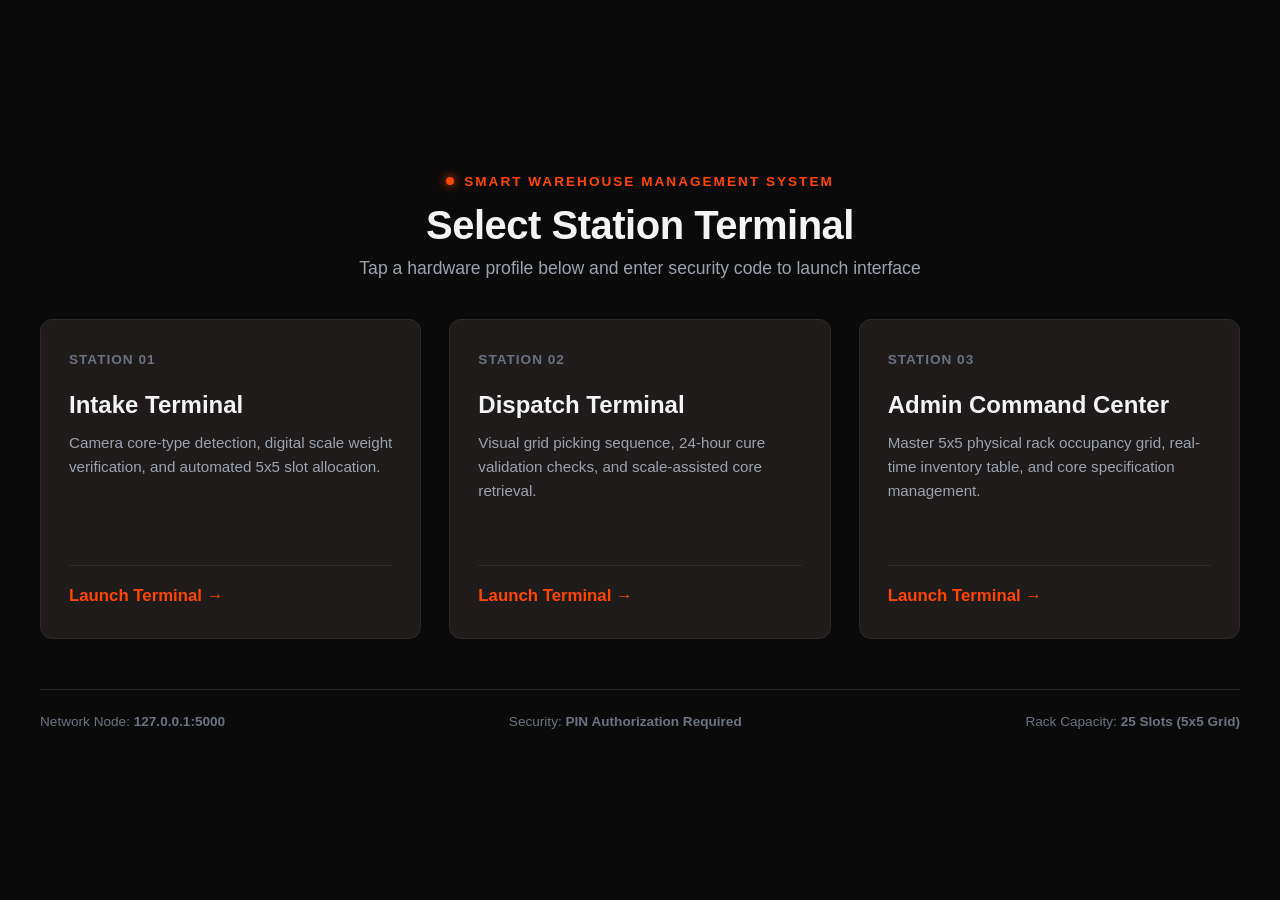
<file: templates/index.html>
<!DOCTYPE html>
<html lang="en">
<head>
    <meta charset="UTF-8">
    <meta name="viewport" content="width=device-width, initial-scale=1.0, maximum-scale=1.0, user-scalable=no">
    <title>Smart Warehouse Management System</title>
    <link rel="stylesheet" href="/static/style.css">
</head>
<body class="portal-body">

    <div class="portal-wrapper">
        <!-- Gateway Header -->
        <header class="portal-header">
            <div class="portal-sys-tag">
                <span class="status-dot"></span> SMART WAREHOUSE MANAGEMENT SYSTEM
            </div>
            <h1 class="portal-title">Select Station Terminal</h1>
            <p class="portal-subtitle">Tap a hardware profile below and enter security code to launch interface</p>
        </header>

        <!-- Terminal Selector Cards -->
        <div class="portal-grid">
            
            <!-- Intake Terminal -->
            <div class="card station-card" onclick="openPinModal('/intake', 'Intake Terminal')">
                <div class="card-top">
                    <span class="terminal-badge">STATION 01</span>
                </div>
                
                <h2 class="card-title">Intake Terminal</h2>
                <p class="card-desc">
                    Camera core-type detection, digital scale weight verification, and automated 5x5 slot allocation.
                </p>
                
                <div class="card-footer">
                    <span class="action-text">Launch Terminal &rarr;</span>
                </div>
            </div>

            <!-- Dispatch Terminal -->
            <div class="card station-card" onclick="openPinModal('/dispatch', 'Dispatch Terminal')">
                <div class="card-top">
                    <span class="terminal-badge">STATION 02</span>
                </div>
                
                <h2 class="card-title">Dispatch Terminal</h2>
                <p class="card-desc">
                    Visual grid picking sequence, 24-hour cure validation checks, and scale-assisted core retrieval.
                </p>
                
                <div class="card-footer">
                    <span class="action-text">Launch Terminal &rarr;</span>
                </div>
            </div>

            <!-- Admin Command -->
            <div class="card station-card" onclick="openPinModal('/admin', 'Admin Command Center')">
                <div class="card-top">
                    <span class="terminal-badge">STATION 03</span>
                </div>
                
                <h2 class="card-title">Admin Command Center</h2>
                <p class="card-desc">
                    Master 5x5 physical rack occupancy grid, real-time inventory table, and core specification management.
                </p>
                
                <div class="card-footer">
                    <span class="action-text">Launch Terminal &rarr;</span>
                </div>
            </div>

        </div>

        <!-- System Footer Info -->
        <footer class="portal-footer">
            <div>Network Node: <strong>127.0.0.1:5000</strong></div>
            <div>Security: <strong>PIN Authorization Required</strong></div>
            <div>Rack Capacity: <strong>25 Slots (5x5 Grid)</strong></div>
        </footer>
    </div>

    <!-- Security Passcode Modal -->
    <div id="pin-modal" class="modal-backdrop">
        <div class="pin-modal-card">
            <div class="modal-header">
                <span class="section-label">Terminal Security Check</span>
                <button class="close-btn" onclick="closePinModal()">&times;</button>
            </div>
            
            <h3 id="modal-target-title" class="modal-title">Authorize Access</h3>
            <p class="modal-subtitle">Enter 4-digit security code to initialize terminal</p>

            <div class="pin-display">
                <span class="pin-dot"></span>
                <span class="pin-dot"></span>
                <span class="pin-dot"></span>
                <span class="pin-dot"></span>
            </div>
            
            <div id="pin-error" class="pin-error-text">Incorrect Security Code</div>

            <div class="pin-pad">
                <button class="pin-key" onclick="pressPin('1')">1</button>
                <button class="pin-key" onclick="pressPin('2')">2</button>
                <button class="pin-key" onclick="pressPin('3')">3</button>
                <button class="pin-key" onclick="pressPin('4')">4</button>
                <button class="pin-key" onclick="pressPin('5')">5</button>
                <button class="pin-key" onclick="pressPin('6')">6</button>
                <button class="pin-key" onclick="pressPin('7')">7</button>
                <button class="pin-key" onclick="pressPin('8')">8</button>
                <button class="pin-key" onclick="pressPin('9')">9</button>
                <button class="pin-key action" onclick="clearPin()">C</button>
                <button class="pin-key" onclick="pressPin('0')">0</button>
                <button class="pin-key action submit" onclick="submitPin()">&check;</button>
            </div>
            <div class="demo-hint">Demo Security Code: <strong>1234</strong></div>
        </div>
    </div>

    <script>
        let enteredPin = "";
        let targetUrl = "";
        const DEFAULT_PIN = "1234";

        function openPinModal(url, title) {
            targetUrl = url;
            document.getElementById('modal-target-title').textContent = title;
            document.getElementById('pin-modal').classList.add('active');
            clearPin();
        }

        function closePinModal() {
            document.getElementById('pin-modal').classList.remove('active');
            clearPin();
        }

        function pressPin(num) {
            if (enteredPin.length < 4) {
                enteredPin += num;
                updatePinDots();
            }
            if (enteredPin.length === 4) {
                setTimeout(submitPin, 150);
            }
        }

        function clearPin() {
            enteredPin = "";
            document.getElementById('pin-error').style.display = 'none';
            updatePinDots();
        }

        function updatePinDots() {
            const dots = document.querySelectorAll('.pin-dot');
            dots.forEach((dot, idx) => {
                if (idx < enteredPin.length) {
                    dot.classList.add('filled');
                } else {
                    dot.classList.remove('filled');
                }
            });
        }

        function submitPin() {
            if (enteredPin === DEFAULT_PIN) {
                window.location.href = targetUrl;
            } else {
                document.getElementById('pin-error').style.display = 'block';
                const dots = document.querySelectorAll('.pin-dot');
                dots.forEach(dot => dot.classList.add('error'));
                setTimeout(() => {
                    clearPin();
                    dots.forEach(dot => dot.classList.remove('error'));
                }, 600);
            }
        }
    </script>
</body>
</html>
</file>
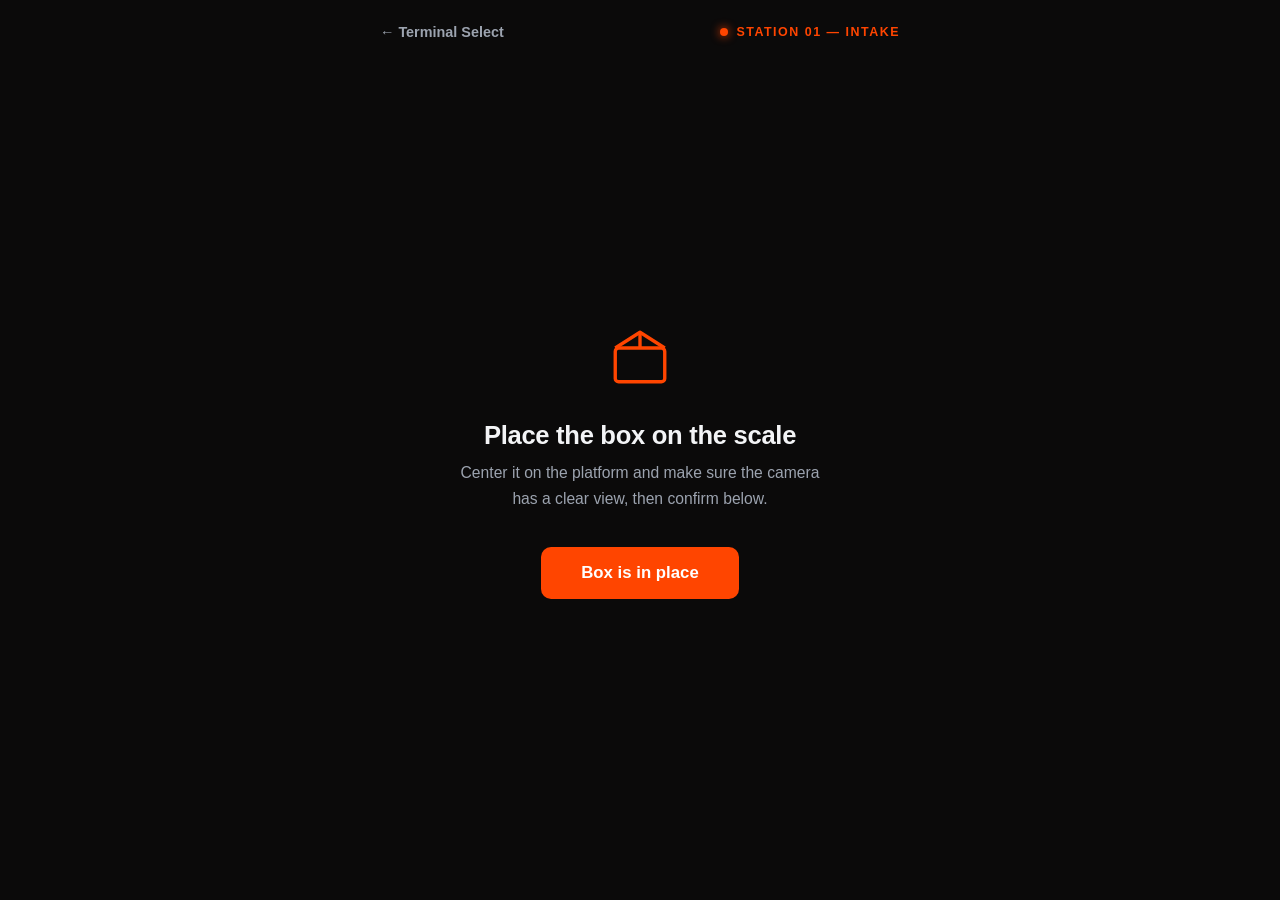
<file: templates/intake.html>
<!DOCTYPE html>
<html lang="en">
<head>
    <meta charset="UTF-8">
    <meta name="viewport" content="width=device-width, initial-scale=1.0, maximum-scale=1.0, user-scalable=no">
    <title>Intake Terminal — Smart Warehouse</title>
    <link rel="stylesheet" href="/static/style.css">
</head>
<body class="terminal-body">

    <div class="terminal-wrapper">

        <header class="terminal-header">
            <a href="/" class="back-link">&larr; Terminal Select</a>
            <div class="terminal-tag"><span class="status-dot"></span> STATION 01 — INTAKE</div>
        </header>

        <main class="intake-stage">

            <!-- STATE 1: idle, waiting for box -->
            <section id="state-idle" class="stage-panel is-active">
                <div class="stage-icon">
                    <svg viewBox="0 0 64 64" fill="none" xmlns="http://www.w3.org/2000/svg">
                        <rect x="10" y="24" width="44" height="30" rx="3" stroke="currentColor" stroke-width="3"/>
                        <path d="M10 24 L32 10 L54 24" stroke="currentColor" stroke-width="3" stroke-linejoin="round"/>
                        <line x1="32" y1="10" x2="32" y2="24" stroke="currentColor" stroke-width="3"/>
                    </svg>
                </div>
                <h1 class="stage-title">Place the box on the scale</h1>
                <p class="stage-desc">Center it on the platform and make sure the camera has a clear view, then confirm below.</p>
                <button id="btn-start" class="btn-primary btn-lg">Box is in place</button>
            </section>

            <!-- STATE 2: scanning / countdown -->
            <section id="state-scan" class="stage-panel">
                <div class="ring-wrap" id="ring-wrap">
                    <svg class="ring-svg" viewBox="0 0 200 200">
                        <circle class="ring-track" cx="100" cy="100" r="90"/>
                        <circle id="ring-progress" class="ring-progress" cx="100" cy="100" r="90"/>
                    </svg>
                    <div class="ring-center">
                        <span id="countdown-num">8</span>
                        <span class="ring-label">sec to auto-stock</span>
                    </div>
                </div>

                <div class="detect-card">
                    <div class="detect-row">
                        <span class="detect-label">Detected type</span>
                        <strong id="detect-type" class="detect-value">Scanning…</strong>
                    </div>
                    <div class="detect-row">
                        <span class="detect-label">Pieces counted</span>
                        <strong id="detect-qty" class="detect-value">—</strong>
                    </div>
                </div>

                <div class="stage-actions">
                    <button id="btn-report" class="btn-outline-error">Report a problem</button>
                    <button id="btn-confirm" class="btn-primary">Stock now</button>
                </div>
            </section>

            <!-- STATE 3: success -->
            <section id="state-success" class="stage-panel">
                <div class="success-icon">
                    <svg viewBox="0 0 64 64" fill="none" xmlns="http://www.w3.org/2000/svg">
                        <circle cx="32" cy="32" r="28" stroke="currentColor" stroke-width="3"/>
                        <path d="M20 33 L28 41 L45 24" stroke="currentColor" stroke-width="3.5" stroke-linecap="round" stroke-linejoin="round"/>
                    </svg>
                </div>
                <h1 class="stage-title">Box stocked</h1>
                <p class="stage-desc">Assigned to slot <strong id="success-slot">R- : C-</strong> · box <strong id="success-box">#-</strong></p>
                <button id="btn-new" class="btn-primary btn-lg">Scan next box</button>
            </section>

            <!-- STATE 4: report a problem -->
            <section id="state-problem" class="stage-panel">
                <h1 class="stage-title">What went wrong?</h1>
                <p class="stage-desc">Pick the closest match so we can flag this box for review.</p>
                <div class="problem-grid">
                    <button class="problem-choice" data-reason="Wrong type detected">Wrong type detected</button>
                    <button class="problem-choice" data-reason="Wrong piece count">Wrong piece count</button>
                    <button class="problem-choice" data-reason="Damaged box">Damaged box</button>
                    <button class="problem-choice" data-reason="Other">Other</button>
                </div>
                <button id="btn-cancel-report" class="btn-ghost">Back to scan</button>
            </section>

        </main>

        <div id="toast" class="toast"></div>

    </div>

    <script src="/static/intake.js"></script>
</body>
</html>
</file>
<file: static/style.css>
:root {
  --bg-main: #111010;
  --bg-sidebar: #171514;
  --bg-card: #1e1b1a;
  --bg-hover: #282422;
  --border-color: #2e2a28;
  --border-light: #3d3734;
  
  --text-primary: #f3f4f6;
  --text-secondary: #9ca3af;
  --text-muted: #6b7280;

  --accent-orange: #ff4500;
  --accent-orange-hover: #e03e00;
  
  --status-ready: #10b981;
  --status-ready-bg: rgba(16, 185, 129, 0.15);
  --status-drying: #f59e0b;
  --status-drying-bg: rgba(245, 158, 11, 0.15);
  --status-error: #f43f5e;
  --status-error-bg: rgba(244, 63, 94, 0.15);

  --sidebar-width: 260px;
}

* {
  box-sizing: border-box;
  margin: 0;
  padding: 0;
  font-family: -apple-system, BlinkMacSystemFont, "Segoe UI", Roboto, Helvetica, Arial, sans-serif;
  -webkit-tap-highlight-color: transparent;
}

body {
  background-color: var(--bg-main);
  color: var(--text-primary);
  min-height: 100vh;
  font-size: 1rem;
}

/* Tablet & Touch Layout */
.portal-body {
  display: flex;
  justify-content: center;
  align-items: center;
  background-color: #0b0a0a;
  min-height: 100vh;
  padding: 24px;
}

.portal-wrapper {
  max-width: 1200px;
  width: 100%;
  margin: 0 auto;
}

.portal-header {
  text-align: center;
  margin-bottom: 40px;
}

.portal-sys-tag {
  font-size: 0.85rem;
  font-weight: 800;
  color: var(--accent-orange);
  letter-spacing: 2px;
  text-transform: uppercase;
  margin-bottom: 14px;
  display: inline-flex;
  align-items: center;
  gap: 10px;
}

.status-dot {
  width: 8px;
  height: 8px;
  border-radius: 50%;
  background: var(--accent-orange);
  box-shadow: 0 0 10px var(--accent-orange);
}

.portal-title {
  font-size: 2.5rem;
  font-weight: 900;
  letter-spacing: -0.5px;
  margin-bottom: 10px;
  color: var(--text-primary);
}

.portal-subtitle {
  color: var(--text-secondary);
  font-size: 1.1rem;
}

/* Scaled Grid for Tablets */
.portal-grid {
  display: grid;
  grid-template-columns: repeat(3, 1fr);
  gap: 28px;
}

@media (max-width: 900px) {
  .portal-grid {
    grid-template-columns: 1fr;
  }
  .portal-title {
    font-size: 2rem;
  }
}

/* Station Cards */
.card {
  background: var(--bg-card);
  border: 1px solid var(--border-color);
  border-radius: 12px;
  padding: 32px 28px;
}

.station-card {
  display: flex;
  flex-direction: column;
  height: 100%;
  min-height: 320px;
  cursor: pointer;
  user-select: none;
  transition: border-color 0.2s ease, transform 0.2s ease, background 0.2s ease, box-shadow 0.2s ease;
}

.station-card:hover, .station-card:active {
  border-color: var(--accent-orange);
  background: var(--bg-hover);
  transform: translateY(-3px);
  box-shadow: 0 12px 24px rgba(0,0,0,0.4);
}

.card-top {
  display: flex;
  justify-content: flex-start;
  align-items: center;
  margin-bottom: 24px;
}

.terminal-badge {
  font-size: 0.85rem;
  font-weight: 800;
  color: var(--text-muted);
  letter-spacing: 1px;
  text-transform: uppercase;
}

.card-title {
  font-size: 1.5rem;
  font-weight: 800;
  margin-bottom: 12px;
  color: var(--text-primary);
}

.card-desc {
  color: var(--text-secondary);
  font-size: 0.95rem;
  line-height: 1.6;
  margin-bottom: 36px;
  flex-grow: 1;
}

/* Card Footer - Bottom Left Action Text */
.card-footer {
  display: flex;
  justify-content: flex-start;
  align-items: center;
  border-top: 1px solid var(--border-color);
  padding-top: 20px;
}

.action-text {
  font-size: 1.05rem;
  font-weight: 800;
  color: var(--accent-orange);
  display: inline-flex;
  align-items: center;
  gap: 8px;
  transition: transform 0.2s ease;
}

.station-card:hover .action-text {
  transform: translateX(6px);
}

.portal-footer {
  margin-top: 50px;
  padding-top: 24px;
  border-top: 1px solid var(--border-color);
  display: flex;
  justify-content: space-between;
  font-size: 0.85rem;
  color: var(--text-muted);
}

/* Security PIN Modal */
.modal-backdrop {
  position: fixed;
  top: 0;
  left: 0;
  width: 100vw;
  height: 100vh;
  background: rgba(0, 0, 0, 0.85);
  backdrop-filter: blur(8px);
  display: flex;
  justify-content: center;
  align-items: center;
  opacity: 0;
  pointer-events: none;
  transition: opacity 0.25s ease;
  z-index: 2000;
}

.modal-backdrop.active {
  opacity: 1;
  pointer-events: auto;
}

.pin-modal-card {
  background: var(--bg-card);
  border: 1px solid var(--border-light);
  border-radius: 16px;
  padding: 32px;
  width: 100%;
  max-width: 380px;
  box-shadow: 0 20px 50px rgba(0,0,0,0.8);
  text-align: center;
}

.modal-header {
  display: flex;
  justify-content: space-between;
  align-items: center;
  margin-bottom: 12px;
}

.section-label {
  font-size: 0.75rem;
  font-weight: 800;
  color: var(--accent-orange);
  text-transform: uppercase;
  letter-spacing: 1px;
}

.close-btn {
  background: none;
  border: none;
  color: var(--text-muted);
  font-size: 1.8rem;
  cursor: pointer;
  line-height: 1;
}

.close-btn:hover { color: var(--text-primary); }

.modal-title {
  font-size: 1.3rem;
  font-weight: 800;
  margin-bottom: 6px;
}

.modal-subtitle {
  font-size: 0.85rem;
  color: var(--text-secondary);
  margin-bottom: 24px;
}

/* PIN Indicator Dots */
.pin-display {
  display: flex;
  justify-content: center;
  gap: 16px;
  margin-bottom: 16px;
}

.pin-dot {
  width: 16px;
  height: 16px;
  border-radius: 50%;
  border: 2px solid var(--border-light);
  transition: background 0.15s ease, border-color 0.15s ease, transform 0.15s ease;
}

.pin-dot.filled {
  background: var(--accent-orange);
  border-color: var(--accent-orange);
  transform: scale(1.1);
}

.pin-dot.error {
  background: var(--status-error);
  border-color: var(--status-error);
}

.pin-error-text {
  font-size: 0.8rem;
  font-weight: 700;
  color: var(--status-error);
  height: 20px;
  margin-bottom: 12px;
  display: none;
}

/* Numeric Keypad */
.pin-pad {
  display: grid;
  grid-template-columns: repeat(3, 1fr);
  gap: 12px;
  margin-bottom: 20px;
}

.pin-key {
  background: var(--bg-main);
  border: 1px solid var(--border-color);
  color: var(--text-primary);
  font-size: 1.4rem;
  font-weight: 700;
  padding: 16px;
  border-radius: 10px;
  cursor: pointer;
  user-select: none;
  transition: background 0.1s ease, border-color 0.1s ease;
}

.pin-key:active {
  background: var(--bg-hover);
  border-color: var(--accent-orange);
}

.pin-key.action {
  font-size: 1.1rem;
  color: var(--text-secondary);
}

.pin-key.submit {
  color: var(--status-ready);
}

.demo-hint {
  font-size: 0.75rem;
  color: var(--text-muted);
}
/* ─── Intake Terminal ─────────────────────────────────────────────── */

.terminal-body {
  background-color: #0b0a0a;
  min-height: 100vh;
}

.terminal-wrapper {
  max-width: 560px;
  margin: 0 auto;
  padding: 24px 20px 60px;
  min-height: 100vh;
  display: flex;
  flex-direction: column;
}

.terminal-header {
  display: flex;
  justify-content: space-between;
  align-items: center;
  margin-bottom: 40px;
}

.back-link {
  color: var(--text-secondary);
  text-decoration: none;
  font-size: 0.9rem;
  font-weight: 600;
  transition: color 0.15s ease;
}

.back-link:hover { color: var(--text-primary); }

.terminal-tag {
  font-size: 0.78rem;
  font-weight: 800;
  color: var(--accent-orange);
  letter-spacing: 1.5px;
  display: inline-flex;
  align-items: center;
  gap: 8px;
}

.intake-stage {
  flex: 1;
  display: flex;
  align-items: center;
  justify-content: center;
}

.stage-panel {
  display: none;
  flex-direction: column;
  align-items: center;
  text-align: center;
  width: 100%;
}

.stage-panel.is-active {
  display: flex;
  animation: stage-in 0.35s ease;
}

@keyframes stage-in {
  from { opacity: 0; transform: translateY(8px); }
  to { opacity: 1; transform: translateY(0); }
}

.stage-icon {
  width: 72px;
  height: 72px;
  color: var(--accent-orange);
  margin-bottom: 28px;
}

.stage-title {
  font-size: 1.6rem;
  font-weight: 800;
  color: var(--text-primary);
  margin-bottom: 10px;
  letter-spacing: -0.3px;
}

.stage-desc {
  color: var(--text-secondary);
  font-size: 0.98rem;
  line-height: 1.6;
  max-width: 380px;
  margin-bottom: 36px;
}

/* Buttons */
.btn-primary, .btn-outline-error, .btn-ghost {
  border: none;
  border-radius: 10px;
  font-weight: 800;
  cursor: pointer;
  font-size: 0.95rem;
  padding: 14px 26px;
  transition: transform 0.15s ease, background 0.15s ease, border-color 0.15s ease;
}

.btn-primary {
  background: var(--accent-orange);
  color: #fff;
}

.btn-primary:hover { background: var(--accent-orange-hover); }
.btn-primary:active { transform: scale(0.97); }

.btn-lg { padding: 16px 40px; font-size: 1.05rem; }

.btn-outline-error {
  background: transparent;
  color: var(--status-error);
  border: 1.5px solid var(--status-error);
}

.btn-outline-error:hover { background: var(--status-error-bg); }

.btn-ghost {
  background: transparent;
  color: var(--text-muted);
  margin-top: 24px;
}

.btn-ghost:hover { color: var(--text-primary); }

.stage-actions {
  display: flex;
  gap: 14px;
}

/* Countdown ring */
.ring-wrap {
  position: relative;
  width: 200px;
  height: 200px;
  margin-bottom: 32px;
}

.ring-svg {
  width: 100%;
  height: 100%;
  transform: rotate(-90deg);
}

.ring-track {
  fill: none;
  stroke: var(--border-color);
  stroke-width: 8;
}

.ring-progress {
  fill: none;
  stroke: var(--accent-orange);
  stroke-width: 8;
  stroke-linecap: round;
}

.ring-wrap.is-urgent .ring-progress { stroke: var(--status-error); }

.ring-center {
  position: absolute;
  inset: 0;
  display: flex;
  flex-direction: column;
  align-items: center;
  justify-content: center;
}

#countdown-num {
  font-size: 2.6rem;
  font-weight: 900;
  color: var(--text-primary);
  line-height: 1;
}

.ring-label {
  font-size: 0.75rem;
  color: var(--text-muted);
  margin-top: 6px;
}

/* Detection card */
.detect-card {
  width: 100%;
  background: var(--bg-card);
  border: 1px solid var(--border-color);
  border-radius: 12px;
  padding: 18px 22px;
  margin-bottom: 28px;
}

.detect-row {
  display: flex;
  justify-content: space-between;
  align-items: center;
  padding: 8px 0;
}

.detect-row + .detect-row { border-top: 1px solid var(--border-color); }

.detect-label {
  color: var(--text-secondary);
  font-size: 0.9rem;
}

.detect-value {
  color: var(--text-primary);
  font-size: 1.05rem;
}

/* Success */
.success-icon {
  width: 72px;
  height: 72px;
  color: var(--status-ready);
  margin-bottom: 24px;
}

/* Problem picker */
.problem-grid {
  display: grid;
  grid-template-columns: 1fr 1fr;
  gap: 12px;
  width: 100%;
  margin-bottom: 8px;
}

.problem-choice {
  background: var(--bg-card);
  border: 1px solid var(--border-color);
  color: var(--text-primary);
  border-radius: 10px;
  padding: 18px 14px;
  font-weight: 700;
  font-size: 0.92rem;
  cursor: pointer;
  transition: border-color 0.15s ease, background 0.15s ease;
}

.problem-choice:hover {
  border-color: var(--status-error);
  background: var(--status-error-bg);
}

/* Toast */
.toast {
  position: fixed;
  bottom: 28px;
  left: 50%;
  transform: translateX(-50%) translateY(20px);
  background: var(--bg-card);
  border: 1px solid var(--border-light);
  color: var(--text-primary);
  padding: 12px 20px;
  border-radius: 10px;
  font-size: 0.9rem;
  font-weight: 600;
  opacity: 0;
  pointer-events: none;
  transition: opacity 0.2s ease, transform 0.2s ease;
  box-shadow: 0 10px 30px rgba(0,0,0,0.5);
}

.toast.is-visible {
  opacity: 1;
  transform: translateX(-50%) translateY(0);
}

.toast.toast-error {
  border-color: var(--status-error);
  color: var(--status-error);
}

/* ─── Dispatch Terminal (append to style.css) ────────────────────── */

.dispatch-wrapper {
  max-width: 1100px;
  margin: 0 auto;
  padding: 24px 20px 40px;
  min-height: 100vh;
  display: flex;
  flex-direction: column;
}

.dispatch-layout {
  display: flex;
  gap: 22px;
  flex: 1;
  min-height: 0;
}

/* Left: search + type grid */
.type-panel {
  width: 320px;
  flex-shrink: 0;
  background: var(--bg-card);
  border: 1px solid var(--border-color);
  border-radius: 14px;
  padding: 18px;
  display: flex;
  flex-direction: column;
  gap: 16px;
  max-height: calc(100vh - 110px);
}

.search-bar {
  position: relative;
  display: flex;
  align-items: center;
}

.search-icon {
  position: absolute;
  left: 14px;
  width: 18px;
  height: 18px;
  color: var(--text-muted);
  pointer-events: none;
}

.search-bar input {
  width: 100%;
  background: var(--bg-main);
  border: 1px solid var(--border-color);
  border-radius: 10px;
  padding: 12px 14px 12px 40px;
  color: var(--text-primary);
  font-size: 0.92rem;
}

.search-bar input:focus {
  outline: none;
  border-color: var(--accent-orange);
}

.type-grid {
  display: grid;
  grid-template-columns: 1fr 1fr;
  gap: 10px;
  overflow-y: auto;
  padding-right: 4px;
}

.type-grid-empty {
  grid-column: 1 / -1;
  color: var(--text-muted);
  font-size: 0.85rem;
  text-align: center;
  padding: 24px 0;
}

.type-card {
  background: var(--bg-main);
  border: 1.5px solid var(--border-color);
  border-radius: 12px;
  padding: 14px 10px;
  display: flex;
  flex-direction: column;
  align-items: center;
  gap: 6px;
  cursor: pointer;
  transition: border-color 0.15s ease, background 0.15s ease, transform 0.1s ease;
}

.type-card:hover { border-color: var(--border-light); }

.type-card.is-selected {
  border-color: var(--accent-orange);
  background: rgba(255, 69, 0, 0.08);
}

.type-thumb {
  width: 52px;
  height: 52px;
  border-radius: 50%;
  background: var(--bg-hover);
  border: 1px solid var(--border-light);
  display: flex;
  align-items: center;
  justify-content: center;
  overflow: hidden;
}

.type-thumb img { width: 100%; height: 100%; object-fit: cover; }

.type-thumb-fallback {
  font-weight: 800;
  font-size: 1.1rem;
  color: var(--accent-orange);
}

.type-thumb-lg { width: 64px; height: 64px; flex-shrink: 0; }

.type-name {
  font-size: 0.85rem;
  font-weight: 700;
  color: var(--text-primary);
  text-align: center;
  line-height: 1.25;
}

.type-sub {
  font-size: 0.72rem;
  color: var(--text-muted);
}

/* Right: output panel */
.output-panel {
  flex: 1;
  background: var(--bg-card);
  border: 1px solid var(--border-color);
  border-radius: 14px;
  padding: 36px;
  display: flex;
  flex-direction: column;
  min-width: 0;
}

.panel-state { display: none; flex-direction: column; }
.panel-state.is-active { display: flex; animation: stage-in 0.3s ease; }

.empty-hint {
  margin: auto;
  text-align: center;
  color: var(--text-muted);
}

.empty-hint svg { width: 56px; height: 56px; margin-bottom: 16px; }
.empty-hint p { font-size: 0.95rem; }

.panel-title {
  font-size: 1.3rem;
  font-weight: 800;
  color: var(--text-primary);
  margin-bottom: 4px;
}

.panel-sub {
  color: var(--text-secondary);
  font-size: 0.92rem;
  line-height: 1.55;
  margin-bottom: 24px;
}

.selected-type-header {
  display: flex;
  align-items: center;
  gap: 16px;
  margin-bottom: 28px;
}

.field-label {
  font-size: 0.85rem;
  color: var(--text-secondary);
  font-weight: 600;
  margin-bottom: 10px;
}

.qty-row {
  display: flex;
  align-items: center;
  gap: 12px;
  margin-bottom: 28px;
}

.qty-btn {
  width: 44px;
  height: 44px;
  border-radius: 10px;
  border: 1px solid var(--border-color);
  background: var(--bg-main);
  color: var(--text-primary);
  font-size: 1.3rem;
  font-weight: 700;
  cursor: pointer;
}

.qty-btn:hover { border-color: var(--accent-orange); }

#qty-input {
  width: 90px;
  text-align: center;
  background: var(--bg-main);
  border: 1px solid var(--border-color);
  border-radius: 10px;
  padding: 10px;
  color: var(--text-primary);
  font-size: 1.1rem;
  font-weight: 700;
}

/* Error / status */
.status-icon {
  width: 52px;
  height: 52px;
  border-radius: 50%;
  border: 2px solid var(--status-error);
  color: var(--status-error);
  display: flex;
  align-items: center;
  justify-content: center;
  font-size: 1.5rem;
  font-weight: 800;
  margin-bottom: 20px;
}

.status-icon-ready {
  border-color: var(--status-ready);
  color: var(--status-ready);
}

.error-countdown {
  background: var(--bg-main);
  border: 1px solid var(--border-color);
  border-radius: 10px;
  padding: 14px 18px;
  font-size: 1.4rem;
  font-weight: 800;
  color: var(--accent-orange);
  margin-bottom: 24px;
  width: fit-content;
}

/* Step wizard */
.step-meta {
  display: flex;
  justify-content: space-between;
  align-items: center;
  margin-bottom: 20px;
}

.step-progress {
  font-size: 0.78rem;
  font-weight: 800;
  color: var(--text-muted);
  letter-spacing: 1px;
  text-transform: uppercase;
}

.step-row-label {
  font-size: 0.85rem;
  font-weight: 700;
  color: var(--accent-orange);
}

.row-strip {
  display: flex;
  gap: 12px;
  margin-top: 22px;
  margin-bottom: 28px;
}

.row-cell {
  position: relative;
  width: 68px;
  height: 68px;
  border-radius: 10px;
  border: 1.5px solid var(--border-color);
  background: var(--bg-main);
  display: flex;
  flex-direction: column;
  align-items: center;
  justify-content: center;
  gap: 2px;
}

.row-cell.is-occupied { border-color: var(--border-light); }

.row-cell.is-target {
  border-color: var(--accent-orange);
  background: rgba(255, 69, 0, 0.12);
  box-shadow: 0 0 0 3px rgba(255, 69, 0, 0.18);
}

.row-cell-flag {
  position: absolute;
  top: -22px;
  font-size: 0.65rem;
  font-weight: 800;
  color: var(--accent-orange);
  letter-spacing: 1px;
}

.row-cell-col {
  font-size: 0.7rem;
  color: var(--text-muted);
  font-weight: 700;
}

.row-cell-qty {
  font-size: 0.85rem;
  color: var(--text-primary);
  font-weight: 800;
}

.step-actions { display: flex; gap: 14px; }

.counting-station {
  display: none;
  flex-direction: column;
  align-items: flex-start;
  gap: 14px;
}

.counter-display {
  background: var(--bg-main);
  border: 1px solid var(--border-color);
  border-radius: 12px;
  padding: 20px 32px;
  display: flex;
  flex-direction: column;
  align-items: center;
}

#counter-num {
  font-size: 2.4rem;
  font-weight: 900;
  color: var(--text-primary);
  line-height: 1;
}

.counter-label {
  font-size: 0.75rem;
  color: var(--text-muted);
  margin-top: 4px;
}

.counting-hint {
  color: var(--text-secondary);
  font-size: 0.88rem;
}

.btn-outline {
  background: transparent;
  border: 1.5px solid var(--border-light);
  color: var(--text-primary);
  border-radius: 10px;
  padding: 12px 20px;
  font-weight: 700;
  font-size: 0.88rem;
  cursor: pointer;
}

.btn-outline:hover { border-color: var(--accent-orange); }

@media (max-width: 820px) {
  .dispatch-layout { flex-direction: column; }
  .type-panel { width: 100%; max-height: 260px; }
}
</file>
